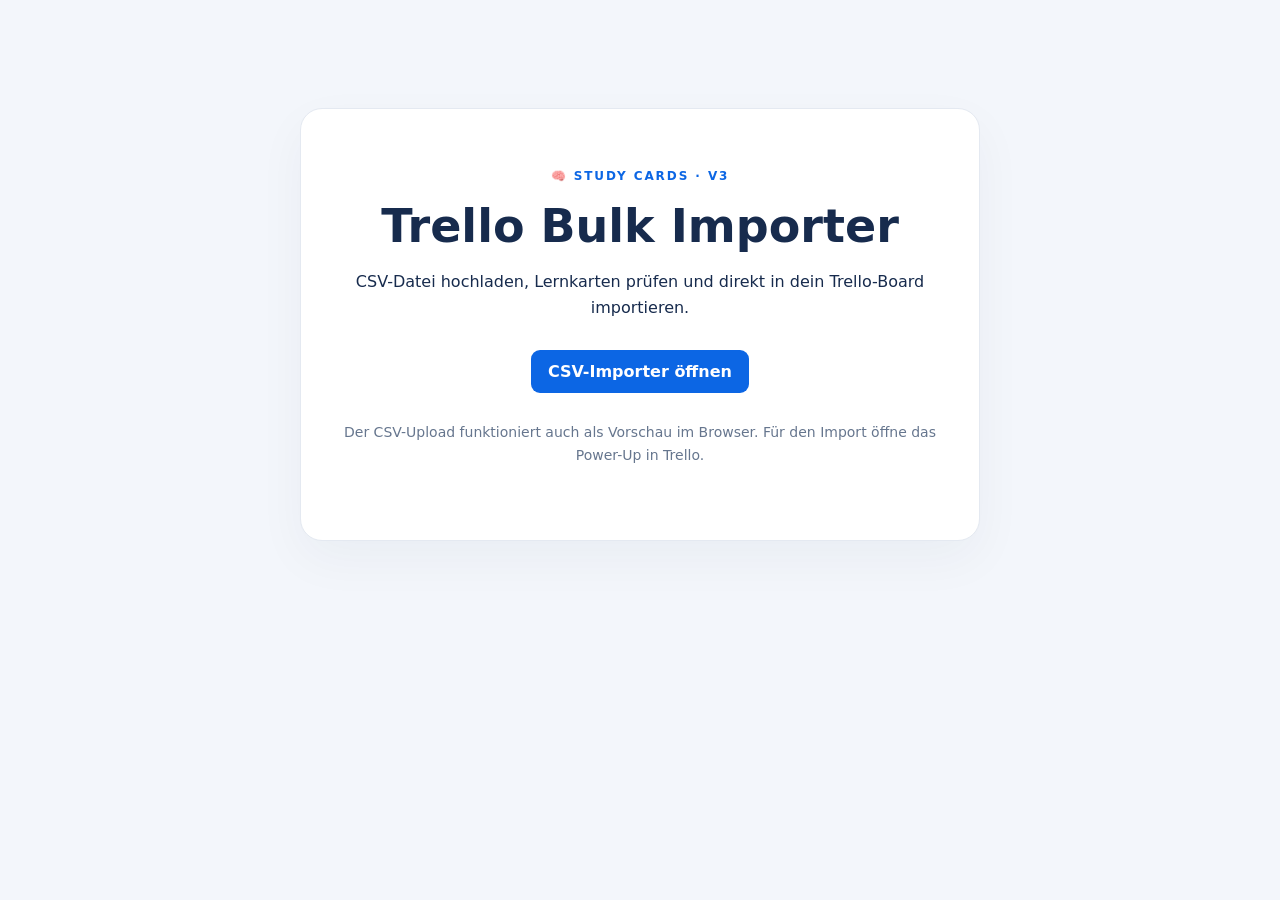
<file: index.html>
<!doctype html>
<html lang="de"><head><meta charset="utf-8"><meta name="viewport" content="width=device-width,initial-scale=1"><title>Trello Bulk Importer V3</title><link rel="stylesheet" href="style.css"></head>
<body><main class="landing"><div class="brand">🧠 STUDY CARDS · V3</div><h1>Trello Bulk Importer</h1><p>CSV-Datei hochladen, Lernkarten prüfen und direkt in dein Trello-Board importieren.</p><a class="primary linkbutton" href="./importer.html">CSV-Importer öffnen</a><p class="muted">Der CSV-Upload funktioniert auch als Vorschau im Browser. Für den Import öffne das Power-Up in Trello.</p></main>
<script src="./config.js"></script><script src="https://p.trellocdn.com/power-up.min.js"></script><script>
if(window.TrelloPowerUp){
  const cfg=window.STUDY_CARDS_CONFIG;
  window.TrelloPowerUp.initialize({
    'board-buttons': function(t){return [{text:'🧠 CSV importieren',condition:'edit',callback:function(t){return t.modal({title:'Trello Bulk Importer',url:'./importer.html',fullscreen:true});}}];}
  },{appKey:cfg.appKey,appName:cfg.appName});
}
</script></body></html>
</file>
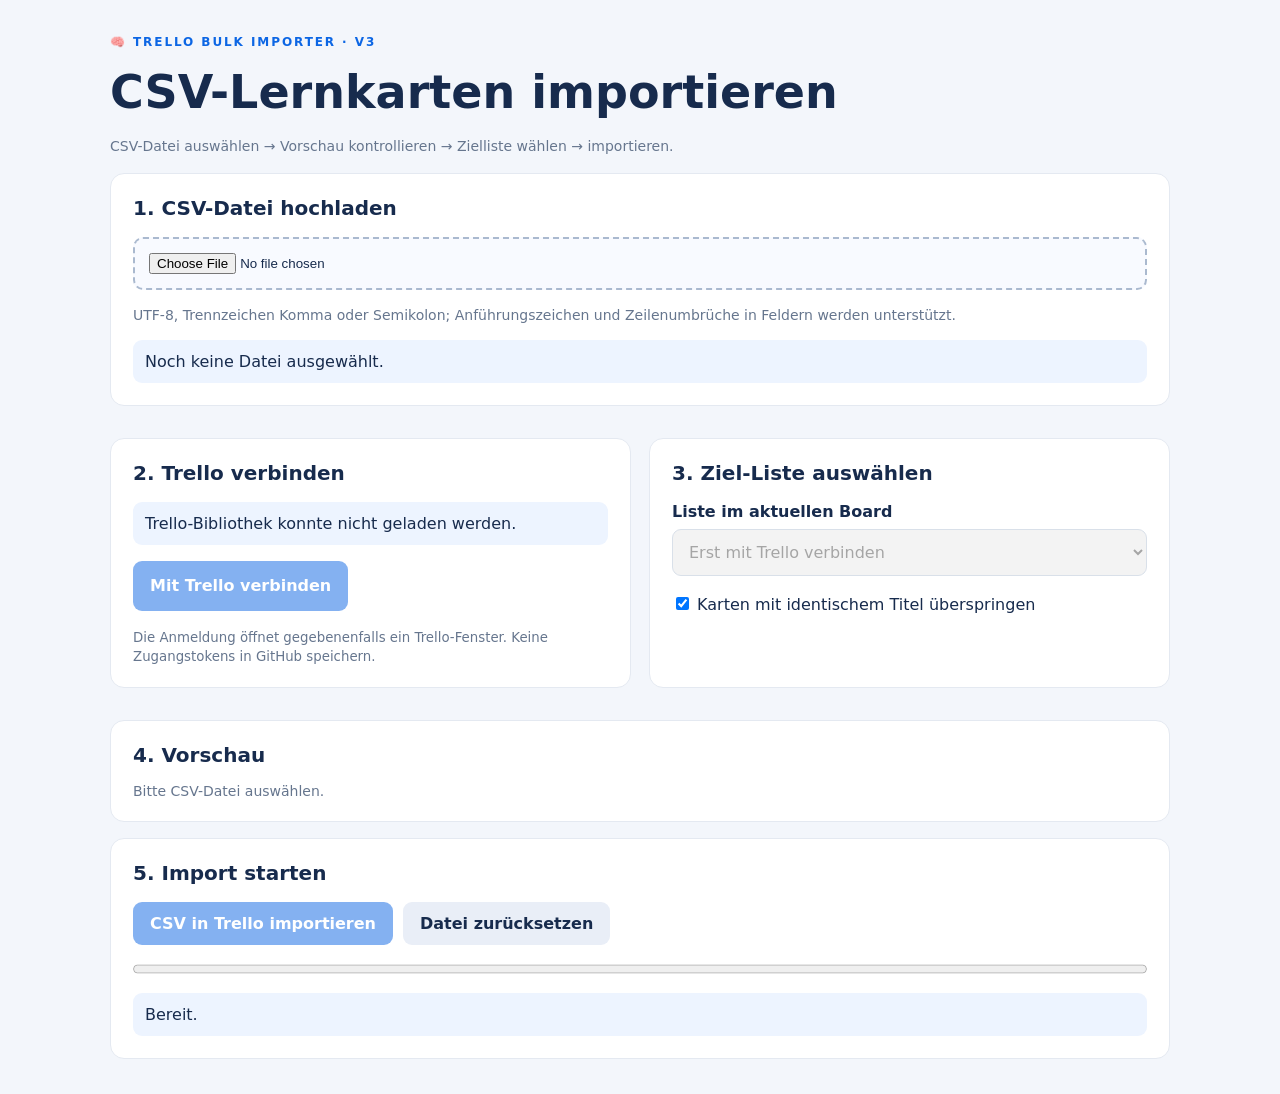
<file: importer.html>
<!doctype html>
<html lang="de"><head><meta charset="utf-8"><meta name="viewport" content="width=device-width,initial-scale=1"><title>CSV-Lernkarten importieren</title><link rel="stylesheet" href="style.css"></head><body>
<main><div class="brand">🧠 TRELLO BULK IMPORTER · V3</div><h1>CSV-Lernkarten importieren</h1><p class="muted">CSV-Datei auswählen → Vorschau kontrollieren → Zielliste wählen → importieren.</p>
<section class="panel"><h2>1. CSV-Datei hochladen</h2><input id="csvFile" type="file" accept=".csv,text/csv,text/plain"><p class="muted">UTF-8, Trennzeichen Komma oder Semikolon; Anführungszeichen und Zeilenumbrüche in Feldern werden unterstützt.</p><div id="fileInfo" class="status">Noch keine Datei ausgewählt.</div></section>
<div class="grid"><section class="panel"><h2>2. Trello verbinden</h2><div id="connection" class="status">Verbindung wird geprüft …</div><p><button id="authorize" class="primary" disabled>Mit Trello verbinden</button></p><small>Die Anmeldung öffnet gegebenenfalls ein Trello-Fenster. Keine Zugangstokens in GitHub speichern.</small></section>
<section class="panel"><h2>3. Ziel-Liste auswählen</h2><label for="list">Liste im aktuellen Board</label><select id="list" disabled><option>Erst mit Trello verbinden</option></select><p><label style="font-weight:400"><input id="skipDuplicates" type="checkbox" checked> Karten mit identischem Titel überspringen</label></p></section></div>
<section class="panel"><h2>4. Vorschau</h2><div id="summary" class="muted">Bitte CSV-Datei auswählen.</div><div id="preview" class="tablewrap"></div></section>
<section class="panel"><h2>5. Import starten</h2><div class="row"><button id="import" class="primary" disabled>CSV in Trello importieren</button><button id="reset" class="secondary">Datei zurücksetzen</button></div><progress id="progress" max="100" value="0"></progress><div id="status" class="status">Bereit.</div><div id="errors" class="muted"></div></section>
</main><script src="./config.js"></script><script src="https://p.trellocdn.com/power-up.min.js"></script><script src="./importer.js"></script></body></html>
</file>
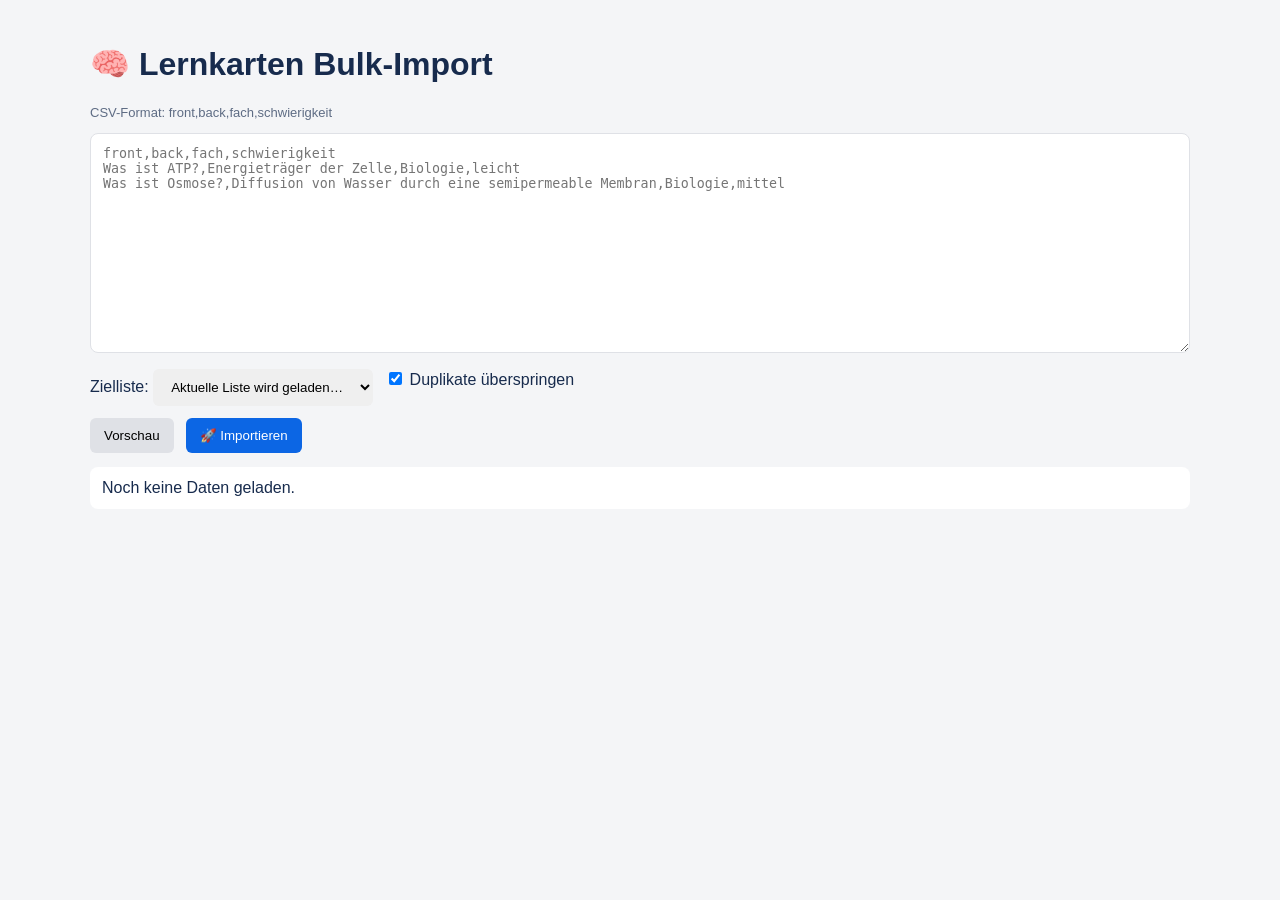
<file: trello-study-cards-powerup/importer.html>
<!doctype html>
<html lang="de">
<head>
<meta charset="utf-8">
<meta name="viewport" content="width=device-width,initial-scale=1">
<title>Lernkarten Import</title>
<style>
body{font-family:-apple-system,BlinkMacSystemFont,"Segoe UI",sans-serif;margin:0;background:#f4f5f7;color:#172b4d}
main{max-width:1100px;margin:auto;padding:24px}
textarea{width:100%;min-height:220px;box-sizing:border-box;padding:12px;border:1px solid #dfe1e6;border-radius:8px;font-family:monospace}
.row{display:flex;gap:12px;flex-wrap:wrap;margin:12px 0}
button,select{padding:10px 14px;border:0;border-radius:6px;cursor:pointer}
button.primary{background:#0c66e4;color:#fff}
button.secondary{background:#dfe1e6}
table{width:100%;border-collapse:collapse;background:#fff;margin-top:16px}
th,td{border-bottom:1px solid #eee;text-align:left;padding:9px;vertical-align:top}
#status{margin-top:14px;padding:12px;background:#fff;border-radius:8px}
.small{color:#5e6c84;font-size:13px}
</style>
</head>
<body>
<main>
<h1>🧠 Lernkarten Bulk-Import</h1>
<p class="small">CSV-Format: front,back,fach,schwierigkeit</p>

<textarea id="input" placeholder="front,back,fach,schwierigkeit
Was ist ATP?,Energieträger der Zelle,Biologie,leicht
Was ist Osmose?,Diffusion von Wasser durch eine semipermeable Membran,Biologie,mittel"></textarea>

<div class="row">
  <label>Zielliste:
    <select id="list"><option>Aktuelle Liste wird geladen…</option></select>
  </label>
  <label><input type="checkbox" id="skipDuplicates" checked> Duplikate überspringen</label>
</div>

<div class="row">
  <button class="secondary" id="preview">Vorschau</button>
  <button class="primary" id="import">🚀 Importieren</button>
</div>

<div id="status">Noch keine Daten geladen.</div>
<table id="previewTable" hidden>
<thead><tr><th>#</th><th>Vorderseite</th><th>Rückseite</th><th>Fach</th><th>Level</th></tr></thead>
<tbody></tbody>
</table>
</main>

<script src="https://p.trellocdn.com/power-up.min.js"></script>
<script>
const t = TrelloPowerUp.iframe();
let parsed = [];

function parseCSV(text) {
  const lines = text.trim().split(/\r?\n/).filter(Boolean);
  if (!lines.length) return [];
  const header = lines.shift().split(",").map(x=>x.trim().toLowerCase());
  return lines.map(line => {
    // Demo parser: simple CSV. Für Produktivbetrieb papaparse o.ä. verwenden.
    const cells = line.split(",").map(x=>x.trim());
    const o = {};
    header.forEach((h,i)=>o[h]=cells[i] || "");
    return o;
  }).filter(x=>x.front && x.back);
}

async function api() {
  return await t.getRestApi();
}

async function loadLists() {
  try {
    const c = await api();
    const ctx = t.getContext();
    const lists = await c.get("/boards/" + ctx.board + "/lists", { fields:"id,name" });
    const select = document.getElementById("list");
    select.innerHTML = "";
    lists.forEach(l => {
      const o = document.createElement("option");
      o.value = l.id; o.textContent = l.name;
      select.appendChild(o);
    });
    document.getElementById("status").textContent = lists.length
      ? "Zielliste auswählen und Vorschau öffnen."
      : "Keine Listen gefunden.";
  } catch(e) {
    document.getElementById("status").textContent =
      "Trello-Zugriff fehlt oder ist nicht autorisiert. Öffne das Power-Up erneut und autorisiere es.";
  }
}

function renderPreview() {
  parsed = parseCSV(document.getElementById("input").value);
  const tbody = document.querySelector("#previewTable tbody");
  tbody.innerHTML = "";
  parsed.forEach((x,i)=>{
    const tr=document.createElement("tr");
    [i+1,x.front,x.back,x.fach||"",x.schwierigkeit||""].forEach(v=>{
      const td=document.createElement("td"); td.textContent=v; tr.appendChild(td);
    });
    tbody.appendChild(tr);
  });
  document.getElementById("previewTable").hidden = !parsed.length;
  document.getElementById("status").textContent =
    parsed.length + " Lernkarten erkannt.";
}

async function importCards() {
  if (!parsed.length) renderPreview();
  if (!parsed.length) return;

  const listId = document.getElementById("list").value;
  const c = await api();
  const status = document.getElementById("status");
  let created=0, skipped=0, failed=0;

  // Für ein echtes Produkt: zuerst bestehende Karten laden und Namen normalisieren.
  let existing = [];
  if (document.getElementById("skipDuplicates").checked) {
    try {
      existing = await c.get("/lists/" + listId + "/cards", { fields:"name" });
    } catch(e) {}
  }
  const names = new Set(existing.map(x => x.name.trim().toLowerCase()));

  for (const card of parsed) {
    const name = card.front.trim();
    if (names.has(name.toLowerCase())) { skipped++; continue; }

    const desc = [
      "## Antwort",
      card.back,
      "",
      "Fach: " + (card.fach || "—"),
      "Schwierigkeit: " + (card.schwierigkeit || "—"),
      "",
      "🧠 Lernkarte"
    ].join("\n");

    try {
      await c.post("/cards", { idList:listId, name, desc });
      names.add(name.toLowerCase());
      created++;
      status.textContent = `Import läuft… ${created + skipped}/${parsed.length}`;
    } catch(e) {
      failed++;
    }
  }

  status.textContent =
    `Fertig: ${created} erstellt · ${skipped} Duplikate übersprungen · ${failed} Fehler`;
}

document.getElementById("preview").onclick=renderPreview;
document.getElementById("import").onclick=importCards;

t.render(() => {
  t.sizeTo({height: 760});
  loadLists();
});
</script>
</body>
</html>
</file>
<file: style.css>
:root{font-family:Inter,system-ui,-apple-system,BlinkMacSystemFont,"Segoe UI",sans-serif;color:#172b4d;background:#f3f6fb}*{box-sizing:border-box}body{margin:0}main{max-width:1100px;margin:35px auto;padding:0 20px}.landing{max-width:680px;margin:12vh auto;text-align:center;background:white;border:1px solid #e4e9f1;padding:60px 36px;border-radius:22px;box-shadow:0 18px 50px #172b4d0b}.brand{font-size:12px;letter-spacing:.16em;color:#0c66e4;font-weight:800}h1{font-size:clamp(30px,5vw,46px);margin:16px 0}h2{margin-top:0;font-size:20px}p{line-height:1.6}.muted{color:#66768e;font-size:14px}.panel{background:white;border:1px solid #e4e9f1;border-radius:14px;padding:22px;margin:16px 0}.grid{display:grid;grid-template-columns:1fr 1fr;gap:18px}@media(max-width:720px){.grid{grid-template-columns:1fr}}button,.linkbutton{font:inherit;border:0;border-radius:9px;padding:12px 17px;font-weight:700;cursor:pointer;text-decoration:none;display:inline-block}button:disabled{opacity:.5;cursor:not-allowed}.primary{background:#0c66e4;color:white}.secondary{background:#e9eef7;color:#172b4d}.linkbutton{margin:14px 0}input[type=file]{display:block;width:100%;padding:14px;border:2px dashed #aab9cf;border-radius:10px;background:#f8faff}label{display:block;font-weight:700;margin:10px 0 8px}select{width:100%;font:inherit;padding:12px;border:1px solid #c9d3e0;border-radius:9px}.row{display:flex;gap:10px;flex-wrap:wrap;align-items:center}.status{background:#edf4ff;border-radius:9px;padding:12px;white-space:pre-wrap;margin-top:14px}.tablewrap{overflow:auto;max-height:380px}table{border-collapse:collapse;width:100%;font-size:14px}th,td{text-align:left;padding:11px;border-bottom:1px solid #e6eaf1;vertical-align:top}th{background:#f5f7fb;position:sticky;top:0}progress{width:100%;height:18px;margin-top:15px}small{color:#66768e}
</file>
